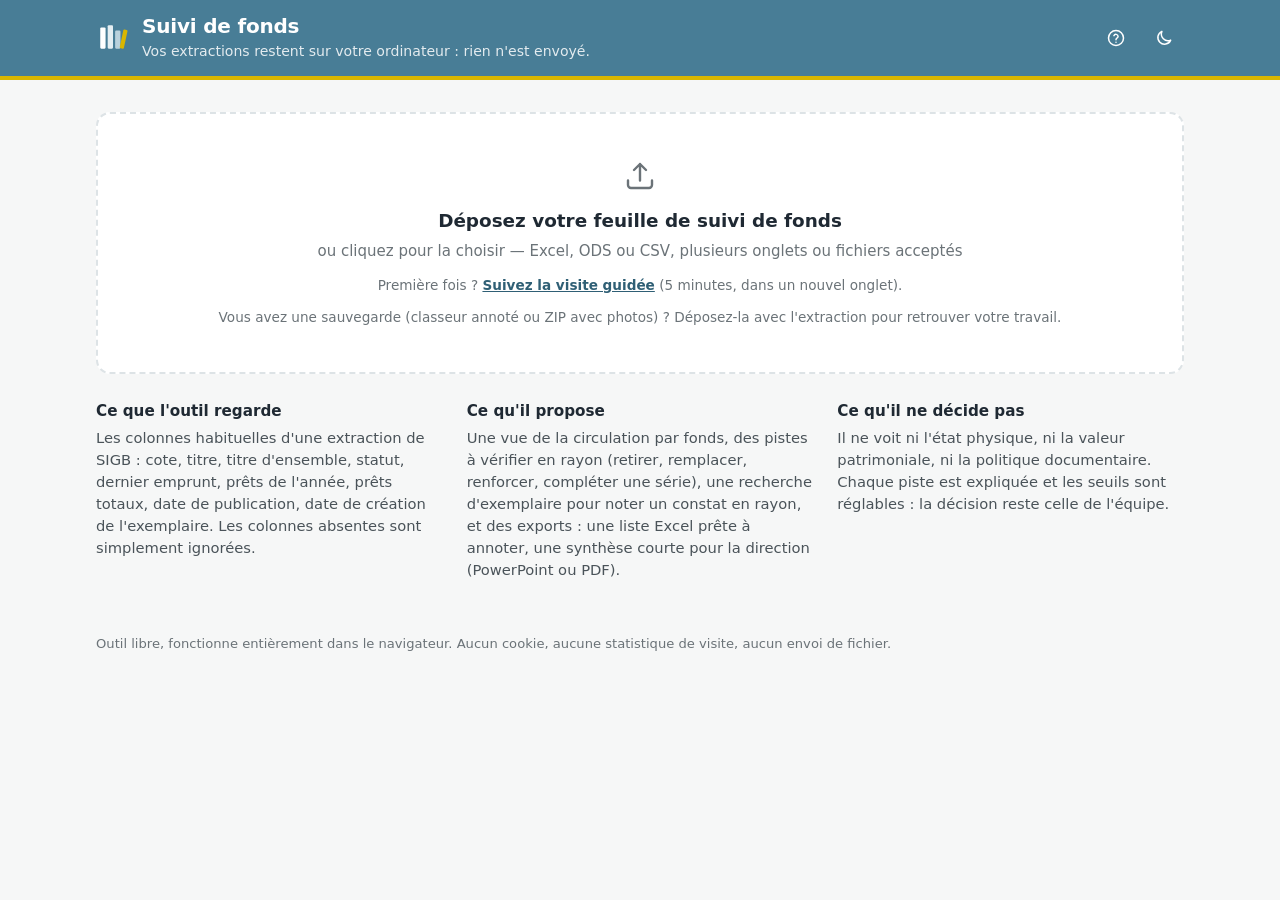
<file: index.html>
<!doctype html>
<html lang="fr">
<head>
<meta charset="utf-8">
<meta name="viewport" content="width=device-width, initial-scale=1">
<title>Suivi de fonds</title>
<meta name="description" content="Analyse locale des extractions de fonds de bibliothèque : circulation, pistes de désherbage et de renforcement, exports Excel et PowerPoint. Aucune donnée n'est envoyée.">
<script>try{var t=localStorage.getItem('suivi-fonds-theme');if(t)document.documentElement.setAttribute('data-theme',t);}catch(e){}</script>
<link rel="stylesheet" href="assets/style.css">
<link rel="icon" href="data:image/svg+xml,%3Csvg xmlns='http://www.w3.org/2000/svg' viewBox='0 0 32 32'%3E%3Crect x='4' y='6' width='5' height='20' rx='1' fill='%23234e62'/%3E%3Crect x='11' y='4' width='5' height='22' rx='1' fill='%23487d96'/%3E%3Crect x='18' y='9' width='5' height='17' rx='1' fill='%237fa8bb'/%3E%3Crect x='24' y='8' width='4' height='18' rx='1' transform='rotate(12 26 17)' fill='%23d9b600'/%3E%3C/svg%3E">
</head>
<body>
<header class="top">
  <div class="wrap top-inner">
    <div class="brand">
      <svg viewBox="0 0 32 32" aria-hidden="true"><rect x="4" y="6" width="5" height="20" rx="1" fill="#ffffff"/><rect x="11" y="4" width="5" height="22" rx="1" fill="#e4eef2"/><rect x="18" y="9" width="5" height="17" rx="1" fill="#b9d1dc"/><rect x="24" y="8" width="4" height="18" rx="1" transform="rotate(12 26 17)" fill="#d9b600"/></svg>
      <div>
        <h1>Suivi de fonds</h1>
        <p class="tag">Vos extractions restent sur votre ordinateur : rien n'est envoyé.</p>
      </div>
    </div>
    <div class="top-actions">
      <a class="iconbtn" id="btnTour" href="visite/" target="_blank" rel="noopener" aria-label="Visite guidée (nouvel onglet)" title="Visite guidée">
        <svg viewBox="0 0 24 24" width="20" height="20" fill="none" stroke="currentColor" stroke-width="1.8" stroke-linecap="round" stroke-linejoin="round"><circle cx="12" cy="12" r="9"/><path d="M9.5 9.2a2.6 2.6 0 0 1 5 .9c0 1.7-2.5 2.2-2.5 3.9M12 17h.01"/></svg>
      </a>
      <button class="iconbtn" id="btnTheme" type="button" aria-label="Passer en mode sombre" title="Mode jour / nuit">
        <svg class="i-moon" viewBox="0 0 24 24" width="20" height="20" fill="none" stroke="currentColor" stroke-width="1.8" stroke-linecap="round" stroke-linejoin="round"><path d="M20 14.5A8 8 0 0 1 9.5 4a8 8 0 1 0 10.5 10.5z"/></svg>
        <svg class="i-sun" viewBox="0 0 24 24" width="20" height="20" fill="none" stroke="currentColor" stroke-width="1.8" stroke-linecap="round"><circle cx="12" cy="12" r="4"/><path d="M12 2v2M12 20v2M4.9 4.9l1.4 1.4M17.7 17.7l1.4 1.4M2 12h2M20 12h2M4.9 19.1l1.4-1.4M17.7 6.3l1.4-1.4"/></svg>
      </button>
      <button class="btn ghost" id="btnReset" type="button" hidden>Nouveau fichier</button>
      <button class="iconbtn" id="btnMenu" type="button" aria-label="Ouvrir le menu" hidden>
        <svg viewBox="0 0 24 24" width="22" height="22" fill="none" stroke="currentColor" stroke-width="2" stroke-linecap="round"><path d="M4 7h16M4 12h16M4 17h16"/></svg>
      </button>
    </div>
  </div>
</header>

<main class="wrap">
  <!-- Dépôt -->
  <section id="dropSection">
    <p class="backbar" id="backBar" hidden>
      <button class="btn ghost" id="btnBack" type="button">← Revenir à <span id="backName"></span></button>
      <span class="muted">ou déposez un autre fichier ci-dessous.</span>
    </p>
    <label class="drop" id="drop" for="fileInput">
      <input type="file" id="fileInput" accept=".xlsx,.xls,.ods,.csv,.zip" multiple>
      <span class="drop-icon" aria-hidden="true">
        <svg viewBox="0 0 24 24" width="36" height="36" fill="none" stroke="currentColor" stroke-width="1.6" stroke-linecap="round" stroke-linejoin="round"><path d="M12 15V4m0 0L8 8m4-4 4 4"/><path d="M4 15v3a2 2 0 0 0 2 2h12a2 2 0 0 0 2-2v-3"/></svg>
      </span>
      <strong>Déposez votre feuille de suivi de fonds</strong>
      <span>ou cliquez pour la choisir — Excel, ODS ou CSV, plusieurs onglets ou fichiers acceptés</span>
      <span class="drop-hint" id="tourHint">Première fois ? <a href="visite/" target="_blank" rel="noopener">Suivez la visite guidée</a> (5 minutes, dans un nouvel onglet).</span>
      <span class="drop-hint">Vous avez une sauvegarde (classeur annoté ou ZIP avec photos) ? Déposez-la avec l'extraction pour retrouver votre travail.</span>
    </label>
    <div class="intro">
      <div>
        <h2>Ce que l'outil regarde</h2>
        <p>Les colonnes habituelles d'une extraction de SIGB : cote, titre, titre d'ensemble, statut, dernier emprunt, prêts de l'année, prêts totaux, date de publication, date de création de l'exemplaire. Les colonnes absentes sont simplement ignorées.</p>
      </div>
      <div>
        <h2>Ce qu'il propose</h2>
        <p>Une vue de la circulation par fonds, des <em>pistes</em> à vérifier en rayon (retirer, remplacer, renforcer, compléter une série), une recherche d'exemplaire pour noter un constat en rayon, et des exports : une liste Excel prête à annoter, une synthèse courte pour la direction (PowerPoint ou PDF).</p>
      </div>
      <div>
        <h2>Ce qu'il ne décide pas</h2>
        <p>Il ne voit ni l'état physique, ni la valeur patrimoniale, ni la politique documentaire. Chaque piste est expliquée et les seuils sont réglables : la décision reste celle de l'équipe.</p>
      </div>
    </div>
    <p class="error" id="loadError" hidden></p>
  </section>

  <!-- Résultats -->
  <section id="results" hidden>
    <div class="context" id="context"></div>

    <div class="bar">
      <div class="chips" id="fondsChips" role="tablist" aria-label="Fonds"></div>
      <button class="chip fonds-btn" id="fondsBtn" type="button" aria-haspopup="dialog"></button>
    </div>

    <div class="search" role="search">
      <svg class="search-i" viewBox="0 0 24 24" width="18" height="18" fill="none" stroke="currentColor" stroke-width="2" stroke-linecap="round" aria-hidden="true"><circle cx="11" cy="11" r="7"/><path d="m20 20-4-4"/></svg>
      <input id="q" type="search" placeholder="Retrouver un exemplaire : code-barres, cote ou titre" autocomplete="off" aria-label="Rechercher un exemplaire" enterkeyhint="search">
      <button class="iconbtn scan" id="btnScan" type="button" aria-label="Scanner un code-barres" title="Scanner un code-barres" hidden>
        <svg viewBox="0 0 24 24" width="22" height="22" fill="none" stroke="currentColor" stroke-width="1.8" stroke-linecap="round" stroke-linejoin="round"><path d="M3 7V5a2 2 0 0 1 2-2h2M17 3h2a2 2 0 0 1 2 2v2M21 17v2a2 2 0 0 1-2 2h-2M7 21H5a2 2 0 0 1-2-2v-2"/><path d="M7 8v8M10 8v8M13 8v8M16 8v8"/></svg>
      </button>
      <div class="sresults" id="sresults" role="listbox" hidden></div>
    </div>

    <nav class="tabs" role="tablist">
      <button role="tab" class="tab" aria-selected="true" data-tab="overview"><span class="lg">Vue d'ensemble</span><span class="sm">Ensemble</span></button>
      <button role="tab" class="tab" aria-selected="false" data-tab="rayons">Rayons</button>
      <button role="tab" class="tab" aria-selected="false" data-tab="review">À examiner <span class="count" id="reviewCount"></span></button>
      <button role="tab" class="tab" aria-selected="false" data-tab="export">Exporter</button>
    </nav>

    <div class="panel" id="tab-overview"></div>
    <div class="panel" id="tab-rayons" hidden></div>
    <div class="panel" id="tab-review" hidden></div>
    <div class="panel" id="tab-export" hidden></div>
  </section>
</main>

<footer class="foot wrap">
  <p>Outil libre, fonctionne entièrement dans le navigateur. Aucun cookie, aucune statistique de visite, aucun envoi de fichier.</p>
</footer>

<div class="toast" id="toast" role="status" aria-live="polite" hidden></div>

<!-- Menu latéral (mobile) -->
<div class="drawer-back" id="drawerBack" hidden></div>
<aside class="drawer" id="drawer" aria-label="Menu" hidden>
  <div class="drawer-head"><strong>Fonds affiché</strong><button class="iconbtn" id="drawerClose" type="button" aria-label="Fermer le menu">✕</button></div>
  <div class="drawer-fonds" id="drawerFonds"></div>
  <div class="drawer-foot">
    <a class="btn ghost" id="drawerTour" href="visite/" target="_blank" rel="noopener">Visite guidée</a>
    <button class="btn ghost" id="drawerTheme" type="button"></button>
    <button class="btn ghost" id="drawerReset" type="button">Nouveau fichier</button>
  </div>
</aside>

<!-- Changer de fichier -->
<dialog class="sheet confirm" id="confirmNew" aria-label="Changer de fichier">
  <form method="dialog">
    <h2>Changer de fichier ?</h2>
    <p id="confirmText"></p>
    <div class="cbtns">
      <button class="btn" value="save" id="confirmSave">Télécharger la sauvegarde puis changer</button>
      <button class="btn ghost" value="nosave">Changer sans télécharger</button>
      <button class="btn ghost" value="cancel">Annuler</button>
    </div>
  </form>
</dialog>

<!-- Fiche d'un exemplaire -->
<dialog class="sheet" id="fiche" aria-label="Fiche exemplaire"><div id="ficheBody"></div></dialog>

<!-- Lecture du code-barres -->
<dialog class="sheet scanner" id="scanner" aria-label="Scanner un code-barres">
  <div class="scan-view"><video id="scanVideo" playsinline muted></video><div class="scan-frame"></div></div>
  <p class="scan-msg" id="scanMsg">Visez le code-barres de l'exemplaire</p>
  <p class="scan-tip">Code bien à l'horizontale dans le cadre, à 10-15 cm. Les étiquettes longues et fines passent mieux en tenant le téléphone en paysage.</p>
  <div class="btnrow center"><button class="btn ghost" id="scanTorch" type="button" hidden>Lampe</button><button class="btn" id="scanClose" type="button">Fermer</button></div>
</dialog>

<!-- Bibliothèques hébergées avec le site (assets/vendor) : aucun appel à un serveur tiers -->
<script src="assets/vendor/xlsx-0.18.5.full.min.js"></script>
<script src="assets/decisions.js"></script>
<script src="assets/photos.js"></script>
<script src="assets/parse.js"></script>
<script src="assets/analyse.js"></script>
<script src="assets/exports.js"></script>
<script src="assets/app.js"></script>
<script src="assets/scan.js"></script>
</body>
</html>
</file>
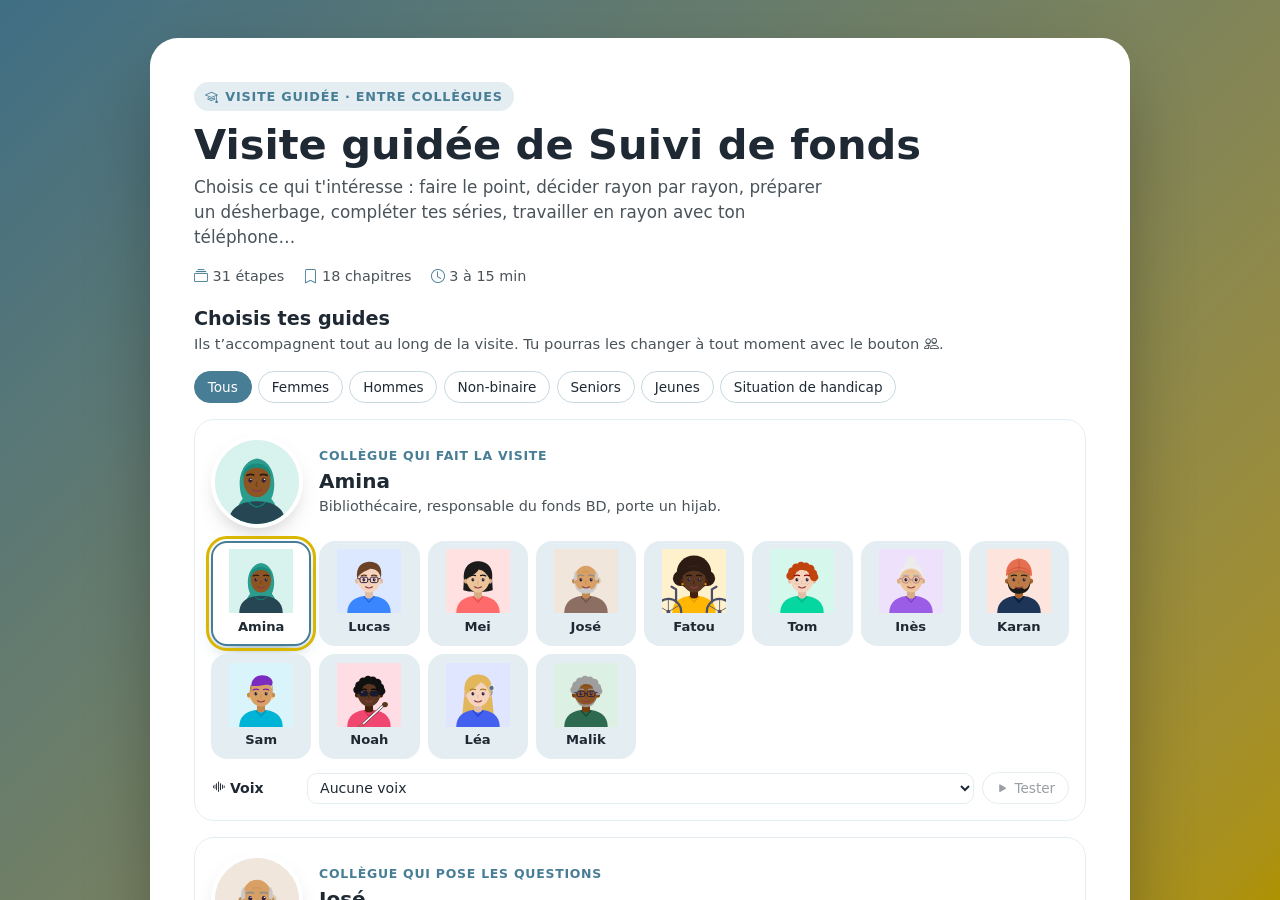
<file: visite/index.html>
<!doctype html>
<html lang="fr">
<head>
  <meta charset="utf-8">
  <meta name="viewport" content="width=device-width, initial-scale=1">
  <title>Visite guidée · Suivi de fonds</title>
  <meta name="description" content="Visite guidée de l'outil Suivi de fonds, pas à pas, comme avec un ou une collègue.">
  <link rel="icon" href="data:image/svg+xml,%3Csvg xmlns='http://www.w3.org/2000/svg' viewBox='0 0 32 32'%3E%3Crect x='4' y='6' width='5' height='20' rx='1' fill='%23234e62'/%3E%3Crect x='11' y='4' width='5' height='22' rx='1' fill='%23487d96'/%3E%3Crect x='18' y='9' width='5' height='17' rx='1' fill='%237fa8bb'/%3E%3Crect x='24' y='8' width='4' height='18' rx='1' transform='rotate(12 26 17)' fill='%23d9b600'/%3E%3C/svg%3E">
  <link rel="stylesheet" href="vendor/bootstrap/css/bootstrap.min.css">
  <link rel="stylesheet" href="vendor/bootstrap-icons/bootstrap-icons.min.css">
  <link rel="stylesheet" href="css/player.css">
  <style>
    #loading { min-height: 100vh; min-height: 100dvh; display: grid; place-items: center; font-family: system-ui, sans-serif; color: #4a5359; }
    #loading[hidden] { display: none; }
    /* Quitter la visite : bouton de l'en-tête (texte masqué sur petit écran) et lien sur l'accueil */
    .sf-exit { display: inline-flex; align-items: center; gap: .35rem; width: auto !important; padding: 0 .7rem; text-decoration: none; font-weight: 600; font-size: .9rem; }
    @media (max-width: 640px) { .sf-exit span { display: none; } .sf-exit { padding: 0; width: 40px !important; justify-content: center; }
      .mls-top [data-act="fullscreen"] { display: none; } /* place pour « Quitter » ; peu utile sur téléphone */ }
    .sf-exit-link { text-align: center; margin: .9rem 0 0; font-size: .9rem; }
    .sf-exit-link a { color: inherit; opacity: .75; }
    .sf-exit-link a:hover { opacity: 1; }
    /* Couleurs de l'outil (bleu #487D96, doré #D9B600) à la place du violet de MicroLearn */
    body.mls-body { background: #f3f6f7; }
    #player.mls-player { --mls-ink: #1f2933; --mls-muted: #4a5359; --mls-soft: #e4eef2; --mls-bg1: #f1f5f7; --mls-bg2: #fbf6e1;
      --mls-shadow: 0 18px 50px -18px rgba(20, 45, 60, .35); }
  </style>
</head>
<body class="mls-body">
  <div id="loading" role="status"><div class="spinner-border text-secondary" aria-hidden="true"></div></div>
  <div id="player"></div>
  <noscript><p style="padding:2rem;font-family:sans-serif">La visite guidée nécessite JavaScript.</p></noscript>

  <!-- Moteur MicroLearn (copie de https://github.com/edu-fpar/micro-learning-app, voir README.md) -->
  <script src="vendor/marked/marked.min.js"></script>
  <script src="js/core/mls.js"></script>
  <script src="js/core/i18n.js"></script>
  <script src="js/core/yaml.js"></script>
  <script src="js/core/template.js"></script>
  <script src="js/core/parser.js"></script>
  <script src="js/core/scorm.js"></script>
  <script src="js/core/speech.js"></script>
  <script src="js/core/diagram.js"></script>
  <script src="js/core/player.js"></script>
  <script src="js/core/formats.js"></script>
  <script src="js/formats/title.js"></script>
  <script src="js/formats/content.js"></script>
  <script src="js/formats/dialogue.js"></script>
  <script src="js/formats/conseil.js"></script>
  <script src="js/formats/quiz.js"></script>
  <script src="js/formats/flashcards.js"></script>
  <script src="js/formats/timeline.js"></script>
  <script src="js/formats/hotspots.js"></script>
  <script src="js/formats/tabs.js"></script>
  <script src="js/formats/diagrams.js"></script>
  <script src="assets/characters/catalog.js"></script>
  <!-- Propre à la visite : formats « prénom » et « SMS », lancement -->
  <script src="visite.js"></script>
</body>
</html>
</file>
<file: assets/style.css>
:root {
  color-scheme: light;
  --bg: #f6f7f7;
  --surface: #ffffff;
  --surface-2: #eef2f4;
  --line: #dde3e6;
  --ink: #1f2933;
  --ink-2: #4a5359;
  --muted: #6b7378;
  --accent: #487d96;
  --accent-strong: #2f5f75;
  --accent-ink: #ffffff;
  --accent-soft: #e4eef2;
  --gold: #d9b600;
  --gold-ink: #8f7600;
  --band: #487d96;
  --band-ink: #ffffff;
  --f0: #234e62; --f1: #487d96; --f2: #7fa8bb; --f3: #b9d1dc; --f4: #c9c7bf;
  --s1: #487d96; --s2: #d9b600;
  --retirer: #8f7600; --remplacer: #a8642a; --renforcer: #2e7d5b; --regul: #6b6a64;
  --warn-bg: #fbf3cc; --warn-ink: #6e5a00; --prio-bg: #fdf9e6;
  --radius: 10px;
  --shadow: 0 1px 2px rgba(20, 30, 35, .06), 0 2px 8px rgba(20, 30, 35, .04);
  --font: Roboto, system-ui, -apple-system, "Segoe UI", "Helvetica Neue", Arial, sans-serif;
}
@media (prefers-color-scheme: dark) {
  :root:not([data-theme="light"]) {
    color-scheme: dark;
    --bg: #121516; --surface: #1a1e20; --surface-2: #232a2d; --line: #2f3a3f;
    --ink: #eef1f2; --ink-2: #c2cacd; --muted: #93a0a6;
    --accent: #7fb0c6; --accent-strong: #a9ccdb; --accent-ink: #0d1a2b; --accent-soft: #1d2c33;
    --gold: #e6c933; --gold-ink: #e6c933; --band: #2f5f75; --band-ink: #ffffff;
    --f0: #a9ccdb; --f1: #7fb0c6; --f2: #487d96; --f3: #2f5f75; --f4: #55544e;
    --s1: #7fb0c6; --s2: #d9b600;
    --retirer: #e6c933; --remplacer: #e0965a; --renforcer: #5fbf8f; --regul: #a9a89f;
    --warn-bg: #3a3212; --warn-ink: #f0d76a; --prio-bg: rgba(230, 201, 51, .06);
  }
}
:root[data-theme="dark"] {
  color-scheme: dark;
    --bg: #121516; --surface: #1a1e20; --surface-2: #232a2d; --line: #2f3a3f;
  --ink: #eef1f2; --ink-2: #c2cacd; --muted: #93a0a6;
  --accent: #7fb0c6; --accent-strong: #a9ccdb; --accent-ink: #0d1a2b; --accent-soft: #1d2c33;
  --gold: #e6c933; --gold-ink: #e6c933; --band: #2f5f75; --band-ink: #ffffff;
  --f0: #a9ccdb; --f1: #7fb0c6; --f2: #487d96; --f3: #2f5f75; --f4: #55544e;
  --s1: #7fb0c6; --s2: #d9b600;
  --retirer: #e6c933; --remplacer: #e0965a; --renforcer: #5fbf8f; --regul: #a9a89f;
  --warn-bg: #3a3212; --warn-ink: #f0d76a; --prio-bg: rgba(230, 201, 51, .06);
}

* { box-sizing: border-box; }
html { -webkit-text-size-adjust: 100%; }
body { margin: 0; background: var(--bg); color: var(--ink); font: 15px/1.5 var(--font); }
h1, h2, h3 { line-height: 1.25; margin: 0; }
button, select, input { font: inherit; color: inherit; }
small { font-size: .82em; }
em { font-style: normal; }
.wrap { max-width: 1120px; margin: 0 auto; padding: 0 16px; }
.muted { color: var(--muted); }
[hidden] { display: none !important; }

/* en-tête */
.top { background: var(--band); color: var(--band-ink); border-bottom: 4px solid var(--gold); }
.top-inner { display: flex; align-items: center; justify-content: space-between; gap: 12px; padding-top: 14px; padding-bottom: 14px; }
.brand { display: flex; align-items: center; gap: 12px; min-width: 0; }
.brand svg { width: 34px; height: 34px; flex: none; }
.brand h1 { font-size: 1.25rem; letter-spacing: -.01em; }
.tag { margin: 2px 0 0; color: var(--band-ink); opacity: .85; font-size: .88rem; }
.top .btn.ghost { color: var(--band-ink); border-color: rgba(255, 255, 255, .7); }
.top .btn.ghost:hover { background: rgba(255, 255, 255, .14); border-color: var(--band-ink); }

/* boutons */
.btn { appearance: none; border: 1px solid var(--accent); background: var(--accent); color: var(--accent-ink); padding: 9px 16px; border-radius: 8px; cursor: pointer; font-weight: 600; }
.btn:hover { background: var(--accent-strong); border-color: var(--accent-strong); }
.btn.ghost:hover { background: var(--accent-soft); color: var(--accent-strong); }
.btn:disabled { opacity: .6; cursor: progress; }
.btn.ghost { background: transparent; color: var(--accent); }
.btn.small { padding: 6px 12px; font-size: .88rem; }
:focus-visible { outline: 2px solid var(--accent); outline-offset: 2px; }

/* dépôt */
#dropSection { padding: 32px 0 16px; }
.drop { display: flex; flex-direction: column; align-items: center; text-align: center; gap: 6px; padding: 44px 20px; border: 2px dashed var(--line); border-radius: 14px; background: var(--surface); cursor: pointer; transition: border-color .15s, background .15s; }
.drop:hover, .drop.over { border-color: var(--accent); background: var(--accent-soft); }
.drop.busy { opacity: .6; pointer-events: none; }
.drop input { position: absolute; width: 1px; height: 1px; opacity: 0; }
.drop-icon { color: var(--accent); }
.drop strong { font-size: 1.15rem; }
.drop span { color: var(--muted); }
.intro { display: grid; grid-template-columns: repeat(3, 1fr); gap: 24px; margin-top: 28px; }
.intro h2 { font-size: .95rem; margin-bottom: 6px; }
.intro p { margin: 0; color: var(--ink-2); font-size: .92rem; }
.error { margin-top: 16px; padding: 12px 14px; border-radius: 8px; background: var(--warn-bg); color: var(--warn-ink); }

/* résultats */
#results { padding: 20px 0 8px; }
.context p { margin: 0; }
.notes { margin: 8px 0 0; padding: 0 0 0 18px; color: var(--ink-2); font-size: .88rem; }
.bar { margin-top: 16px; }
.chips { display: flex; flex-wrap: wrap; gap: 8px; }
.chip { border: 1px solid var(--line); background: var(--surface); padding: 6px 12px; border-radius: 999px; cursor: pointer; font-size: .9rem; }
.chip:hover { border-color: var(--accent); }
.chip span { color: var(--muted); margin-left: 4px; font-variant-numeric: tabular-nums; }
.chip[aria-selected="true"] { background: var(--accent); color: var(--accent-ink); border-color: var(--accent); }
.chip[aria-selected="true"] span { color: inherit; opacity: .7; }

.tabs { display: flex; gap: 4px; margin: 18px 0 18px; border-bottom: 1px solid var(--line); overflow-x: auto; overflow-y: hidden; scrollbar-width: none; }
.tab { appearance: none; background: none; border: 0; border-bottom: 2px solid transparent; padding: 10px 14px; cursor: pointer; color: var(--ink-2); font-weight: 600; white-space: nowrap; margin-bottom: -1px; }
.tab:hover { color: var(--accent-strong); }
.tab[aria-selected="true"] { color: var(--ink); border-bottom: 3px solid var(--gold); }
.tab .count { display: inline-block; min-width: 1.6em; padding: 0 6px; margin-left: 4px; border-radius: 999px; background: var(--surface-2); font-size: .78rem; font-variant-numeric: tabular-nums; }

/* tuiles */
.tiles { display: grid; grid-template-columns: repeat(auto-fit, minmax(190px, 1fr)); gap: 12px; }
.tile { background: var(--surface); border: 1px solid var(--line); border-radius: var(--radius); padding: 14px 16px; display: flex; flex-direction: column; box-shadow: var(--shadow); }
.tl { color: var(--ink-2); font-size: .85rem; }
.tv { font-size: 1.9rem; font-weight: 700; letter-spacing: -.02em; font-variant-numeric: tabular-nums; }
.ts { color: var(--muted); font-size: .82rem; }

.card { background: var(--surface); border: 1px solid var(--line); border-radius: var(--radius); padding: 18px; margin-top: 16px; box-shadow: var(--shadow); }
.card h3 { font-size: 1.02rem; }
.sub { color: var(--muted); margin: 4px 0 12px; font-size: .9rem; }
.constats ul { margin: 10px 0 0; padding-left: 18px; }
.constats li { margin: 6px 0; }
.constats { border-left: 4px solid var(--gold); }
.constats li::marker { color: var(--accent); }

/* légende */
.legend { display: flex; flex-wrap: wrap; gap: 6px 16px; font-size: .84rem; color: var(--ink-2); margin-bottom: 12px; }
.legend i { display: inline-block; width: 12px; height: 12px; border-radius: 3px; margin-right: 6px; vertical-align: -1px; }
.f0 { background: var(--f0); } .f1 { background: var(--f1); } .f2 { background: var(--f2); } .f3 { background: var(--f3); } .f4 { background: var(--f4); }
.s1 { background: var(--s1); } .s2 { background: var(--s2); }

/* barres empilées */
.stacks { display: flex; flex-direction: column; gap: 10px; }
.srow { display: grid; grid-template-columns: 160px 1fr; gap: 12px; align-items: center; }
.srow.total .sl { font-weight: 700; }
.sl { font-size: .9rem; overflow: hidden; text-overflow: ellipsis; white-space: nowrap; }
.stack { display: flex; height: 28px; gap: 2px; }
.stack span { min-width: 2px; display: flex; align-items: center; justify-content: center; font-size: .75rem; font-weight: 600; color: #fff; font-variant-numeric: tabular-nums; overflow: hidden; }
.stack span:first-child { border-radius: 4px 0 0 4px; }
.stack span:last-child { border-radius: 0 4px 4px 0; }
.stack .f2, .stack .f3, .stack .f4 { color: #1f2933; }

/* barres horizontales */
.hbars { display: flex; flex-direction: column; gap: 8px; }
.hrow { display: grid; grid-template-columns: 120px 1fr 130px; gap: 12px; align-items: center; }
.hrow.faint { opacity: .55; }
.hl { font-size: .9rem; }
.htrack { height: 18px; }
.hb { display: block; height: 100%; background: var(--s1); border-radius: 0 4px 4px 0; min-width: 2px; }
.hv { font-variant-numeric: tabular-nums; font-weight: 600; }
.hv small { color: var(--muted); font-weight: 400; }

/* tableaux */
.tscroll { overflow-x: auto; -webkit-overflow-scrolling: touch; }
table { width: 100%; border-collapse: collapse; font-size: .9rem; }
th { text-align: left; font-weight: 600; color: var(--ink-2); font-size: .8rem; padding: 8px 10px; border-bottom: 1px solid var(--line); white-space: nowrap; }
td { padding: 8px 10px; border-bottom: 1px solid var(--line); vertical-align: top; }
.num { text-align: right; font-variant-numeric: tabular-nums; }
.tf td { vertical-align: middle; }
.bars { min-width: 200px; width: 40%; }
.pair { display: grid; grid-template-columns: 1fr 44px; gap: 3px 8px; align-items: center; }
.pair span { height: 9px; border-radius: 0 4px 4px 0; min-width: 2px; }
.pair em { font-size: .78rem; color: var(--ink-2); font-variant-numeric: tabular-nums; }
.cote { white-space: nowrap; font-variant-numeric: tabular-nums; }
tr.prio td { background: var(--prio-bg); }
tr.prio td:first-child { box-shadow: inset 4px 0 0 var(--gold); }
.warn { color: var(--warn-ink); font-weight: 600; }

/* à examiner */
.settings { display: flex; flex-wrap: wrap; align-items: center; gap: 10px 18px; padding: 12px 14px; background: var(--surface); border: 1px solid var(--line); border-radius: var(--radius); font-size: .9rem; }
.settings-t { font-weight: 700; }
.settings select { margin-left: 4px; padding: 4px 6px; border-radius: 6px; border: 1px solid var(--line); background: var(--bg); }
.disclaimer { color: var(--ink-2); font-size: .9rem; margin: 12px 0 4px; }
.gh { font-size: .82rem; text-transform: uppercase; letter-spacing: .06em; color: var(--muted); margin: 22px 0 10px; }
.pcards { display: grid; grid-template-columns: repeat(auto-fill, minmax(320px, 1fr)); gap: 12px; }
.pcard { background: var(--surface); border: 1px solid var(--line); border-left: 4px solid var(--tone); border-radius: var(--radius); padding: 14px 16px; display: flex; flex-direction: column; gap: 8px; box-shadow: var(--shadow); }
.pcard.retirer { --tone: var(--retirer); } .pcard.remplacer { --tone: var(--remplacer); } .pcard.renforcer { --tone: var(--renforcer); } .pcard.regul { --tone: var(--regul); }
.pcard.empty { opacity: .7; }
.pcard.open { outline: 2px solid var(--tone); outline-offset: -1px; }
.pc-head { display: flex; gap: 14px; align-items: flex-start; }
.pc-n { font-size: 1.7rem; font-weight: 700; color: var(--tone); min-width: 2.4ch; font-variant-numeric: tabular-nums; line-height: 1.1; }
.pc-head h3 { font-size: 1rem; }
.pc-head p { margin: 2px 0 0; color: var(--ink-2); font-size: .88rem; }
.pc-c { margin: 0; color: var(--muted); font-size: .84rem; }
.pcard .btn { align-self: flex-start; margin-top: auto; }
.plist { grid-column: 1 / -1; background: var(--surface); border: 1px solid var(--line); border-radius: var(--radius); padding: 6px 4px; box-shadow: var(--shadow); }
.more { padding: 8px 10px; margin: 0; display: flex; flex-wrap: wrap; gap: 10px; align-items: center; font-size: .88rem; }

/* exports */
.exports { display: grid; grid-template-columns: repeat(auto-fit, minmax(260px, 1fr)); gap: 14px; }
.ex { background: var(--surface); border: 1px solid var(--line); border-radius: var(--radius); padding: 18px; display: flex; flex-direction: column; gap: 10px; box-shadow: var(--shadow); }
.ex h3 { font-size: 1.05rem; display: flex; align-items: center; gap: 8px; flex-wrap: wrap; }
.ex p { margin: 0; color: var(--ink-2); font-size: .9rem; flex: 1; }
.ex .btn { align-self: flex-start; }
.fmt { font-size: .72rem; font-weight: 600; padding: 2px 8px; border-radius: 999px; background: var(--accent-soft); color: var(--accent-strong); text-transform: uppercase; letter-spacing: .04em; }

.foot { color: var(--muted); font-size: .82rem; padding-top: 24px; padding-bottom: 32px; }
.tip { position: fixed; left: 0; top: 0; z-index: 20; pointer-events: none; background: var(--accent-strong); color: #fff; padding: 8px 10px; border-radius: 8px; font-size: .82rem; line-height: 1.4; max-width: 260px; box-shadow: 0 4px 16px rgba(0, 0, 0, .2); }
.toast { position: fixed; left: 50%; bottom: 20px; transform: translateX(-50%); background: var(--ink); color: var(--bg); padding: 10px 16px; border-radius: 10px; font-size: .9rem; z-index: 30; max-width: calc(100% - 32px); }

/* mobile */
@media (max-width: 720px) {
  .intro { grid-template-columns: 1fr; gap: 14px; }
  .tag { display: none; }
  .srow { grid-template-columns: 1fr; gap: 4px; }
  .hrow { grid-template-columns: 92px 1fr; }
  .hv { grid-column: 2; font-size: .85rem; margin-top: -4px; }
  .pcards { grid-template-columns: 1fr; }
  .tv { font-size: 1.6rem; }
  .tiles { grid-template-columns: 1fr 1fr; }
  .tab { padding: 10px 9px; }
  .card { padding: 14px; }
}

/* décisions */
.drop-hint { font-size: .85rem; margin-top: 6px; }
.ltools { display: flex; flex-wrap: wrap; gap: 8px 18px; align-items: center; justify-content: space-between; padding: 8px 10px; font-size: .88rem; }
.ltools label { display: inline-flex; gap: 6px; align-items: center; cursor: pointer; }
.dcell { min-width: 150px; }
.dec { display: flex; flex-wrap: wrap; gap: 4px; }
.dec button { appearance: none; border: 1px solid var(--line); background: var(--surface); color: var(--ink-2); padding: 4px 9px; border-radius: 6px; font-size: .8rem; cursor: pointer; white-space: nowrap; }
.dec button:hover { border-color: var(--accent); color: var(--accent-strong); }
.dec button[aria-pressed="true"] { background: var(--accent); border-color: var(--accent); color: var(--accent-ink); font-weight: 600; }
.dmeta { display: block; color: var(--muted); margin-top: 4px; }
tr.done td:not(.dcell) { opacity: .5; }
tr.done td { background: var(--surface-2); }
tr.prio.done td { background: var(--surface-2); }
.prog { height: 6px; border-radius: 3px; background: var(--surface-2); overflow: hidden; }
.prog span { display: block; height: 100%; background: var(--gold); border-radius: 3px; }
.pc-done { margin: -2px 0 0; font-size: .82rem; color: var(--ink-2); min-height: 0; }
.pc-done:empty { display: none; }
.savebox { border-left: 4px solid var(--gold); }
.savebox p, .savebox li { color: var(--ink-2); font-size: .92rem; }
.savebox ol { margin: 8px 0 12px; padding-left: 20px; }
.savebox li { margin: 4px 0; }

@media (max-width: 720px) {
  /* les listes deviennent des fiches, plus pratiques en rayon */
  .tl-list thead { display: none; }
  .tl-list, .tl-list tbody, .tl-list tr, .tl-list td { display: block; width: 100%; }
  .tl-list tr { border-bottom: 1px solid var(--line); padding: 10px 6px; display: flex; flex-wrap: wrap; gap: 2px 14px; }
  .tl-list td { border: 0; padding: 2px 4px; flex: 1 1 100%; }
  .tl-list td.cote { font-weight: 600; }
  .tl-list td.num, .tl-list td[data-l="Statut"], .tl-list td[data-l="Fonds"] { flex: 0 0 auto; width: auto; text-align: left; font-size: .85rem; }
  .tl-list td.num::before, .tl-list td[data-l="Fonds"]::before { content: attr(data-l) " : "; color: var(--muted); font-size: .8rem; }
  .tl-list td.dcell { margin-top: 6px; }
  .dec button { padding: 8px 12px; font-size: .88rem; }
  .tl-list tr.prio td, .tl-list tr.done td { background: transparent; box-shadow: none; }
  .tl-list tr.prio { background: var(--prio-bg); box-shadow: inset 4px 0 0 var(--gold); }
  .tl-list tr.done { background: var(--surface-2); }
}

/* ---------- bouton icône, thème ---------- */
.top-actions { display: flex; align-items: center; gap: 8px; }
.iconbtn { appearance: none; border: 1px solid transparent; background: transparent; color: inherit; width: 40px; height: 40px; border-radius: 10px; display: inline-grid; place-items: center; cursor: pointer; padding: 0; font-size: 1.1rem; }
.iconbtn:hover { background: rgba(127, 127, 127, .14); }
.top .iconbtn { color: var(--band-ink); }
.top .iconbtn:hover { background: rgba(255, 255, 255, .16); }
.i-sun { display: none; }
.is-dark .i-sun { display: block; }
.is-dark .i-moon { display: none; }
#btnMenu { display: none; }
.btnrow { display: flex; flex-wrap: wrap; gap: 8px; }

/* ---------- sélection du fonds sur mobile + menu latéral ---------- */
.fonds-btn { display: none; }
.fonds-btn b { font-weight: 400; margin-left: 2px; }
.drawer-back { position: fixed; inset: 0; background: rgba(10, 20, 25, .45); z-index: 40; }
.drawer { position: fixed; top: 0; right: 0; bottom: 0; width: min(320px, 86vw); background: var(--surface); color: var(--ink); z-index: 41; display: flex; flex-direction: column; box-shadow: -8px 0 24px rgba(0, 0, 0, .2); transform: translateX(100%); transition: transform .2s ease; }
.drawer.in { transform: none; }
.drawer-head { display: flex; align-items: center; justify-content: space-between; padding: 12px 12px 12px 18px; border-bottom: 4px solid var(--gold); background: var(--band); color: var(--band-ink); }
.drawer-fonds { padding: 10px; display: flex; flex-direction: column; gap: 4px; overflow-y: auto; flex: 1; }
.dopt { appearance: none; border: 0; background: transparent; text-align: left; padding: 12px; border-radius: 8px; display: flex; justify-content: space-between; gap: 10px; cursor: pointer; font-size: 1rem; }
.dopt small { color: var(--muted); font-variant-numeric: tabular-nums; }
.dopt:hover { background: var(--surface-2); }
.dopt[aria-pressed="true"] { background: var(--accent-soft); color: var(--accent-strong); font-weight: 600; box-shadow: inset 3px 0 0 var(--accent); }
.drawer-foot { padding: 14px; border-top: 1px solid var(--line); display: flex; flex-direction: column; gap: 8px; }
.drawer-foot .btn { width: 100%; }

/* ---------- recherche ---------- */
.search { position: relative; margin-top: 14px; display: flex; align-items: center; gap: 6px; background: var(--surface); border: 1px solid var(--line); border-radius: 10px; padding: 2px 4px 2px 12px; box-shadow: var(--shadow); }
.search:focus-within { border-color: var(--accent); }
.search-i { color: var(--muted); flex: none; }
.search input { flex: 1; min-width: 0; border: 0; background: transparent; padding: 10px 4px; outline: none; font-size: 1rem; }
.search .scan { color: var(--accent-strong); }
.sresults { position: absolute; left: 0; right: 0; top: calc(100% + 6px); z-index: 25; background: var(--surface); border: 1px solid var(--line); border-radius: 10px; box-shadow: 0 10px 30px rgba(0, 0, 0, .15); max-height: min(60vh, 460px); overflow-y: auto; padding: 4px; }
.sitem { appearance: none; border: 0; background: transparent; width: 100%; text-align: left; display: flex; gap: 12px; align-items: flex-start; padding: 10px; border-radius: 8px; cursor: pointer; }
.sitem:hover, .sitem:focus-visible { background: var(--accent-soft); }
.sitem .cote { min-width: 92px; color: var(--ink-2); font-size: .85rem; padding-top: 2px; }
.sitem .st { display: flex; flex-direction: column; min-width: 0; flex: 1; }
.sitem small { color: var(--muted); }
.sdot { width: 8px; height: 8px; border-radius: 50%; background: var(--gold); margin-top: 8px; flex: none; }
.sempty { margin: 0; padding: 10px; color: var(--muted); font-size: .88rem; }

/* ---------- fiches (dialogues) ---------- */
.sheet { border: 0; padding: 0; border-radius: 14px; background: var(--surface); color: var(--ink); width: min(640px, calc(100% - 24px)); max-height: calc(100% - 40px); box-shadow: 0 20px 60px rgba(0, 0, 0, .3); }
.sheet::backdrop { background: rgba(10, 20, 25, .5); }
#ficheBody { padding: 18px 20px 22px; }
.f-head { display: flex; justify-content: space-between; gap: 12px; align-items: flex-start; }
.f-head h2 { font-size: 1.25rem; margin: 2px 0 4px; }
.f-head p { margin: 0; font-size: .9rem; }
.f-cote { color: var(--accent-strong); font-weight: 600; font-variant-numeric: tabular-nums; }
.f-close { flex: none; margin: -6px -8px 0 0; }
.facts { display: grid; grid-template-columns: repeat(auto-fill, minmax(140px, 1fr)); gap: 8px 16px; margin: 14px 0 6px; padding: 12px 14px; background: var(--surface-2); border-radius: 10px; }
.facts div { min-width: 0; }
.facts dt { font-size: .76rem; color: var(--muted); }
.facts dd { margin: 0; font-weight: 600; font-variant-numeric: tabular-nums; overflow-wrap: anywhere; }
.f-h { font-size: .8rem; text-transform: uppercase; letter-spacing: .06em; color: var(--muted); margin: 18px 0 8px; }
.f-sec { border-left: 4px solid var(--tone, var(--line)); padding: 4px 0 4px 12px; margin: 10px 0; }
.f-sec.retirer { --tone: var(--retirer); } .f-sec.remplacer { --tone: var(--remplacer); } .f-sec.renforcer { --tone: var(--renforcer); } .f-sec.regul { --tone: var(--regul); }
.f-sec p { margin: 0 0 8px; font-size: .9rem; }
.f-none { font-size: .9rem; }
.f-note { display: flex; flex-direction: column; gap: 6px; margin-top: 14px; font-size: .88rem; color: var(--ink-2); }
.f-note textarea { font: inherit; color: var(--ink); background: var(--bg); border: 1px solid var(--line); border-radius: 8px; padding: 10px; resize: vertical; font-size: .95rem; }
.f-note textarea:focus { outline: none; border-color: var(--accent); }
.f-save { font-size: .8rem; margin: 8px 0 0; }
#fiche .dec button { padding: 8px 12px; font-size: .88rem; }

/* ---------- scanner ---------- */
.scanner { padding: 14px; text-align: center; }
.scan-view { position: relative; border-radius: 10px; overflow: hidden; background: #000; aspect-ratio: 4 / 3; }
.scan-view video { width: 100%; height: 100%; object-fit: cover; display: block; }
.scan-frame { position: absolute; left: 10%; right: 10%; top: 35%; bottom: 35%; border: 3px solid var(--gold); border-radius: 8px; box-shadow: 0 0 0 999px rgba(0, 0, 0, .35); }
.scan-msg { margin: 12px 0; color: var(--ink-2); }

@media (max-width: 720px) {
  .chips { display: none; }
  .fonds-btn { display: inline-flex; gap: 4px; align-items: center; }
  #btnTheme, #btnReset { display: none; }
  #btnMenu:not([hidden]) { display: inline-grid; }
  /* fiche en panneau du bas, comme dans une appli */
  .sheet { width: 100%; max-width: 100%; margin: auto 0 0; border-radius: 16px 16px 0 0; max-height: 92vh; }
  #ficheBody { padding: 16px 16px 26px; }
}

/* ---------- photos dans la fiche ---------- */
.f-photos { margin-top: 12px; display: flex; flex-direction: column; gap: 10px; }
.thumbs { display: grid; grid-template-columns: repeat(auto-fill, minmax(88px, 1fr)); gap: 8px; }
.thumbs:empty { display: none; }
.thumb { position: relative; margin: 0; aspect-ratio: 1; border-radius: 8px; overflow: hidden; background: var(--surface-2); }
.thumb img { width: 100%; height: 100%; object-fit: cover; display: block; }
.tdel { position: absolute; top: 4px; right: 4px; width: 26px; height: 26px; border-radius: 50%; border: 0; background: rgba(0, 0, 0, .6); color: #fff; cursor: pointer; font-size: .8rem; }
.addphoto { display: inline-flex; align-items: center; gap: 6px; align-self: flex-start; cursor: pointer; }

/* ---------- confirmation « nouveau fichier » ---------- */
.confirm form { padding: 20px; }
.confirm h2 { font-size: 1.15rem; margin-bottom: 8px; }
.confirm p { color: var(--ink-2); margin: 0 0 16px; }
.cbtns { display: flex; flex-direction: column; gap: 8px; }
.cbtns .btn { width: 100%; }

/* ---------- scanner ---------- */
.scan-tip { margin: -4px 0 12px; font-size: .82rem; color: var(--muted); }
.btnrow.center { justify-content: center; }
.scan-frame { left: 3%; right: 3%; top: 30%; bottom: 30%; }

/* ---------- visite guidée ---------- */
a.iconbtn { text-decoration: none; }
.drop-hint a { color: var(--accent-strong); font-weight: 600; }
.drop-hint a:hover { text-decoration: none; }
.drawer-foot a.btn { text-align: center; text-decoration: none; }
@media (max-width: 720px) { #btnTour { display: none; } }

/* retour au fichier en cours */
.backbar { display: flex; flex-wrap: wrap; align-items: center; gap: 8px 14px; margin: 0 0 14px; font-size: .9rem; }
.backbar #backName { font-weight: 700; overflow-wrap: anywhere; }

/* périmètre des exports */
.scope { display: flex; flex-wrap: wrap; gap: 8px 18px; align-items: center; padding: 12px 14px; margin-bottom: 6px; background: var(--surface); border: 1px solid var(--line); border-left: 4px solid var(--gold); border-radius: var(--radius); font-size: .92rem; }
.scope > span { font-weight: 700; }
.scope label { display: inline-flex; gap: 6px; align-items: center; cursor: pointer; }

/* ---------- priorités : rayons et liste ciblée ---------- */
.prio-card { border-left: 4px solid var(--gold); }
.prio-card h3 { font-size: 1.08rem; }
.segs td { vertical-align: middle; }
.segs tr.calme td:first-child { box-shadow: inset 4px 0 0 var(--gold); }
.segs tr.st-set td { background: var(--accent-soft); }
.segs select { padding: 5px 8px; border-radius: 6px; border: 1px solid var(--line); background: var(--bg); max-width: 100%; }
.rules { display: flex; flex-wrap: wrap; align-items: center; gap: 8px; margin: 14px 0 8px; font-size: .9rem; }
.rules-t { font-weight: 700; }
.rules select, .rules input { padding: 6px 8px; border-radius: 6px; border: 1px solid var(--line); background: var(--bg); }
.rules input { flex: 1 1 180px; min-width: 0; }
.chips-r { display: flex; flex-wrap: wrap; gap: 6px; width: 100%; }
.rchip { display: inline-flex; align-items: center; gap: 6px; background: var(--accent-soft); color: var(--accent-strong); border-radius: 999px; padding: 3px 4px 3px 12px; font-size: .85rem; }
.rchip button { border: 0; background: transparent; color: inherit; cursor: pointer; width: 22px; height: 22px; border-radius: 50%; }
.rchip button:hover { background: rgba(127, 127, 127, .2); }
.howto { margin: 6px 0 10px; font-size: .88rem; color: var(--ink-2); }
.howto summary { cursor: pointer; color: var(--accent-strong); font-weight: 600; }
.howto p { margin: 6px 0; }
.blocs { margin: 8px 0; padding-left: 18px; font-size: .9rem; }
tr.seghead td { background: var(--surface-2); font-size: .88rem; padding-top: 10px; }
ul.why { margin: 0; padding-left: 16px; font-size: .86rem; }
ul.why li { margin: 1px 0; }
@media (max-width: 720px) {
  .tl-list tr.seghead { padding: 8px 6px; background: var(--surface-2); }
  .tl-list tr.seghead td { background: transparent; }
  .segs select { width: 100%; }
  .tl-list.segs tr.st-set td, .tl-list.segs tr.calme td { background: transparent; box-shadow: none; }
  .tl-list.segs tr.st-set { background: var(--accent-soft); }
  .tl-list.segs tr.calme { box-shadow: inset 4px 0 0 var(--gold); }
}

/* ---------- onglet Rayons ---------- */
.rayons-intro { margin-top: 0; border-left: 4px solid var(--gold); }
.rayons-intro p { margin: 8px 0 0; color: var(--ink-2); font-size: .93rem; }
.segcards { display: grid; grid-template-columns: repeat(auto-fill, minmax(340px, 1fr)); gap: 14px; margin-top: 16px; }
.segcard { background: var(--surface); border: 1px solid var(--line); border-radius: var(--radius); padding: 16px; display: flex; flex-direction: column; gap: 12px; box-shadow: var(--shadow); border-top: 4px solid var(--line); }
.segcard.calme { border-top-color: var(--gold); }
.segcard.kept { border-top-color: var(--renforcer); }
.segcard.bloc { border-top-color: var(--remplacer); }
.segcard.open { outline: 2px solid var(--accent); outline-offset: -1px; }
.segcard header { display: flex; flex-wrap: wrap; align-items: baseline; gap: 4px 10px; }
.segcard h3 { font-size: 1.15rem; font-variant-numeric: tabular-nums; }
.badges { display: flex; flex-wrap: wrap; gap: 6px; width: 100%; }
.badge { font-size: .74rem; font-weight: 600; padding: 2px 8px; border-radius: 999px; background: var(--surface-2); color: var(--ink-2); }
.badge.warn-b { background: var(--warn-bg); color: var(--warn-ink); }
.segnums { display: grid; grid-template-columns: repeat(4, 1fr); gap: 8px; }
.segnums div { display: flex; flex-direction: column; background: var(--surface-2); border-radius: 8px; padding: 8px 10px; min-width: 0; }
.segnums b { font-size: 1.25rem; font-variant-numeric: tabular-nums; }
.segnums span { font-size: .74rem; color: var(--muted); line-height: 1.25; }
.segchoice { border: 0; padding: 0; margin: 0; display: flex; flex-direction: column; gap: 6px; }
.segchoice legend { font-weight: 700; font-size: .85rem; margin-bottom: 6px; padding: 0; }
.segchoice label { display: flex; gap: 10px; align-items: flex-start; padding: 8px 10px; border: 1px solid var(--line); border-radius: 8px; cursor: pointer; }
.segchoice label:hover { border-color: var(--accent); }
.segchoice label.on { border-color: var(--accent); background: var(--accent-soft); }
.segchoice input { margin-top: 3px; accent-color: var(--accent); }
.segchoice span { display: flex; flex-direction: column; gap: 2px; font-size: .9rem; }
.segchoice small { color: var(--ink-2); font-size: .8rem; line-height: 1.35; }
.segcard .btn { align-self: flex-start; }
.segcards > .plist { grid-column: 1 / -1; }
.linklike { background: none; border: 0; padding: 0; color: var(--accent-strong); text-decoration: underline; cursor: pointer; font: inherit; }
@media (max-width: 720px) {
  .segcards { grid-template-columns: 1fr; }
  .segnums { grid-template-columns: 1fr 1fr; }
}

.settings.inset { margin-top: 12px; background: var(--surface-2); border: 0; }

.tab .sm { display: none; }
@media (max-width: 720px) { .tab .lg { display: none; } .tab .sm { display: inline; } .tab { padding: 10px 8px; font-size: .92rem; } .tabs { gap: 0; } }

/* ---------- navigation collante dans « À examiner » ---------- */
.jump { position: sticky; top: 0; z-index: 15; display: flex; gap: 6px; align-items: center; overflow-x: auto; scrollbar-width: none;
  margin: 0 -16px 12px; padding: 8px 16px; background: var(--bg); border-bottom: 1px solid var(--line); }
.jump::-webkit-scrollbar { display: none; }
.jump-t { font-size: .8rem; font-weight: 700; color: var(--muted); white-space: nowrap; margin-right: 2px; }
.jchip { flex: none; border: 1px solid var(--line); background: var(--surface); padding: 5px 10px; border-radius: 999px; cursor: pointer; font-size: .85rem; white-space: nowrap; }
.jchip span { color: var(--muted); margin-left: 3px; font-variant-numeric: tabular-nums; }
.jchip:hover { border-color: var(--accent); }
.jchip.on { background: var(--accent); border-color: var(--accent); color: var(--accent-ink); }
.jchip.on span { color: inherit; opacity: .75; }
.jchip:disabled { opacity: .45; cursor: default; }
.prio-card > .btn { margin-top: 4px; }

/* carte ouverte : pleine largeur et soudée à sa liste, pour qu'on sache à quoi correspond la liste */
.pcards > .pcard.open { grid-column: 1 / -1; border-bottom-left-radius: 0; border-bottom-right-radius: 0; outline: 0;
  border: 2px solid var(--tone); border-left-width: 4px; border-bottom: 0; }
.pcards > .pcard.open + .plist { margin-top: -12px; border: 2px solid var(--tone-open, var(--accent)); border-left-width: 4px; border-top: 1px dashed var(--line);
  border-top-left-radius: 0; border-top-right-radius: 0; }
.pcards > .pcard.retirer.open + .plist { --tone-open: var(--retirer); }
.pcards > .pcard.remplacer.open + .plist { --tone-open: var(--remplacer); }
.pcards > .pcard.renforcer.open + .plist { --tone-open: var(--renforcer); }
.pcards > .pcard.regul.open + .plist { --tone-open: var(--regul); }
</file>
<file: visite/css/player.css>
/* ==========================================================================
   MicroLearn Player — habillage commun à toutes les slides
   Les styles propres à chaque format sont injectés depuis leur définition
   (préfixe :scope -> .mls-slide[data-format="…"]).
   ========================================================================== */

html, body { height: 100%; margin: 0; }
body.mls-body { background: #f4f2ff; overflow: hidden; }

.mls-player {
  --mls-primary: #6c4cf1;
  --mls-secondary: #ff7a59;
  --mls-accent: #18c29c;
  --mls-warn: #ffb020;
  --mls-danger: #e5484d;
  --mls-ink: #1d1b3a;
  --mls-muted: #5f5d7e;
  --mls-surface: #ffffff;
  --mls-soft: #f1edff;
  --mls-bg1: #f6f3ff;
  --mls-bg2: #ffeef0;
  --mls-radius: 22px;
  --mls-shadow: 0 18px 50px -18px rgba(40, 20, 120, .35);
  position: relative;
  height: 100%;
  display: grid;
  grid-template-rows: auto 1fr auto;
  grid-template-columns: minmax(0, 1fr);
  color: var(--mls-ink);
  background: linear-gradient(135deg, var(--mls-bg1), var(--mls-bg2));
  font-family: system-ui, -apple-system, "Segoe UI", Roboto, "Helvetica Neue", Arial, sans-serif;
  overflow: hidden;
  isolation: isolate;
}
.mls-theme-ocean  { --mls-primary: #0f7bd8; --mls-secondary: #12b5cb; --mls-bg1: #eef7ff; --mls-bg2: #e8fbf8; --mls-soft: #e6f2ff; }
.mls-theme-sunset { --mls-primary: #e0457b; --mls-secondary: #ff9f1c; --mls-bg1: #fff3ec; --mls-bg2: #ffe9f1; --mls-soft: #ffeaf1; }
.mls-theme-forest { --mls-primary: #1f8a5b; --mls-secondary: #e3a72f; --mls-bg1: #effaf3; --mls-bg2: #fbf7e8; --mls-soft: #e5f6ec; }
.mls-theme-night  { --mls-primary: #8b7bff; --mls-secondary: #ff8fab; --mls-ink: #eceaff; --mls-muted: #b7b3dc; --mls-surface: #24213f;
                    --mls-soft: #2f2b52; --mls-bg1: #15132b; --mls-bg2: #221a3a; }

/* Formes décoratives d'arrière-plan */
.mls-bg { position: absolute; inset: 0; z-index: -1; overflow: hidden; pointer-events: none; }
.mls-blob { position: absolute; border-radius: 50%; filter: blur(2px); opacity: .18; }
.mls-blob.b1 { width: 46vmax; height: 46vmax; background: var(--mls-primary); top: -22vmax; right: -14vmax; }
.mls-blob.b2 { width: 30vmax; height: 30vmax; background: var(--mls-secondary); bottom: -14vmax; left: -10vmax; }
.mls-blob.b3 { width: 12vmax; height: 12vmax; background: var(--mls-accent); top: 40%; left: 8%; opacity: .12; }

/* Barre supérieure */
.mls-top {
  position: relative; display: flex; align-items: center; gap: .5rem;
  padding: .55rem .9rem; background: color-mix(in srgb, var(--mls-surface) 80%, transparent);
  backdrop-filter: blur(8px); border-bottom: 1px solid color-mix(in srgb, var(--mls-primary) 12%, transparent);
  z-index: 5;
}
.mls-course-title { flex: 1; min-width: 0; display: flex; flex-direction: column; line-height: 1.2; }
.mls-ct-main, .mls-ct-sub { white-space: nowrap; overflow: hidden; text-overflow: ellipsis; }
.mls-ct-main { font-size: .98rem; font-weight: 700; }
.mls-ct-sub { font-size: .76rem; font-weight: 600; color: var(--mls-muted); }
.mls-ct-sub[hidden] { display: none; }
.mls-top-actions { display: flex; gap: .25rem; }
.mls-progress { position: absolute; left: 0; right: 0; bottom: -1px; height: 4px; background: transparent; }
.mls-tick { position: absolute; top: -3px; width: 3px; height: 10px; margin-left: -1px; border-radius: 2px;
  background: color-mix(in srgb, var(--mls-ink) 35%, transparent); }
.mls-progress span { display: block; height: 100%; width: 0; background: linear-gradient(90deg, var(--mls-primary), var(--mls-secondary));
  border-radius: 0 4px 4px 0; transition: width .4s ease; }

.mls-icon-btn {
  border: 0; background: transparent; color: inherit; width: 40px; height: 40px; border-radius: 12px;
  display: inline-grid; place-items: center; font-size: 1.15rem; cursor: pointer;
}
.mls-icon-btn:hover { background: var(--mls-soft); }

/* Scène et slides */
.mls-stage { position: relative; overflow: hidden; }
.mls-slide {
  position: absolute; inset: 0; overflow-y: auto; overflow-x: hidden;
  opacity: 0; visibility: hidden; transform: translateX(40px);
  transition: opacity .45s ease, transform .45s cubic-bezier(.2,.8,.2,1), visibility 0s linear .45s;
  container-type: inline-size; container-name: slide;
  scrollbar-width: thin;
}
.mls-slide.is-before { transform: translateX(-40px); }
.mls-slide.is-active { opacity: 1; visibility: visible; transform: none; transition-delay: 0s; }
.mls-no-anim .mls-slide, .mls-no-anim .mls-slide * { transition: none !important; animation-duration: 0s !important; }
.mls-slide-inner {
  max-width: 1120px; min-height: 100%; margin: 0 auto; box-sizing: border-box;
  display: flex; flex-direction: column; justify-content: center;
  padding: clamp(16px, 4cqw, 48px);
}

/* Navigation */
.mls-nav {
  display: flex; align-items: center; justify-content: space-between; gap: .75rem;
  padding: .6rem .9rem; background: color-mix(in srgb, var(--mls-surface) 85%, transparent);
  backdrop-filter: blur(8px); border-top: 1px solid color-mix(in srgb, var(--mls-primary) 12%, transparent);
  z-index: 5;
}
.mls-nav-btn {
  display: inline-flex; align-items: center; gap: .5rem; border: 2px solid color-mix(in srgb, var(--mls-primary) 25%, transparent);
  background: var(--mls-surface); color: var(--mls-ink); padding: .5rem 1rem; border-radius: 999px; font-weight: 600; cursor: pointer;
  min-height: 44px;
}
.mls-nav-btn.mls-primary { background: var(--mls-primary); border-color: var(--mls-primary); color: #fff; }
.mls-nav-btn:disabled { opacity: .4; cursor: default; }
.mls-nav-btn:not(:disabled):hover { transform: translateY(-1px); box-shadow: 0 6px 16px -8px var(--mls-primary); }
.mls-counter { font-variant-numeric: tabular-nums; font-weight: 700; color: var(--mls-muted); }

@media (max-width: 560px) {
  .mls-nav-btn span { display: none; }
  .mls-nav-btn { padding: .5rem .9rem; }
}

/* Sommaire */
.mls-toc {
  position: absolute; z-index: 20; top: 0; left: 0; bottom: 0; width: min(340px, 88vw);
  background: var(--mls-surface); box-shadow: var(--mls-shadow); display: flex; flex-direction: column;
  animation: mls-slide-in .25s ease;
}
.mls-toc[hidden] { display: none; }
.mls-toc-head { display: flex; align-items: center; justify-content: space-between; padding: .7rem .9rem; border-bottom: 1px solid var(--mls-soft); }
.mls-toc ol { list-style: none; margin: 0; padding: .5rem; overflow: auto; }
.mls-toc-item { width: 100%; display: flex; gap: .6rem; align-items: center; text-align: left; border: 0; background: none;
  padding: .55rem .6rem; border-radius: 12px; color: inherit; cursor: pointer; }
.mls-toc-chapter { font-size: .72rem; font-weight: 800; text-transform: uppercase; letter-spacing: .06em; color: var(--mls-primary);
  padding: .8rem .6rem .2rem; }
.mls-toc-item:hover, .mls-toc-item.is-current { background: var(--mls-soft); }
.mls-toc-item.is-current { font-weight: 700; }
.mls-toc-num { min-width: 1.7rem; height: 1.7rem; border-radius: 50%; display: inline-grid; place-items: center; font-size: .8rem;
  background: var(--mls-primary); color: #fff; }
@keyframes mls-slide-in { from { transform: translateX(-30px); opacity: 0; } }

/* Overlays (accueil, fin) */
.mls-overlay { position: absolute; inset: 0; z-index: 30; overflow: auto; padding: clamp(12px, 3vw, 40px);
  background: linear-gradient(135deg, color-mix(in srgb, var(--mls-primary) 88%, #000), color-mix(in srgb, var(--mls-secondary) 80%, #000));
  display: flex; align-items: flex-start; justify-content: center; }
.mls-overlay[hidden] { display: none; }
.mls-welcome-card {
  position: relative; width: min(980px, 100%); margin: auto; background: var(--mls-surface); border-radius: 28px;
  padding: clamp(20px, 4vw, 44px); box-shadow: 0 30px 80px -20px rgba(0,0,0,.45); animation: mls-pop .4s cubic-bezier(.2,.9,.3,1.2);
}
@keyframes mls-pop { from { transform: scale(.94) translateY(10px); opacity: 0; } }
.mls-close { position: absolute; top: 14px; right: 14px; }
.mls-eyebrow { display: inline-flex; gap: .4rem; align-items: center; font-weight: 700; font-size: .8rem; letter-spacing: .06em;
  text-transform: uppercase; color: var(--mls-primary); background: var(--mls-soft); padding: .3rem .7rem; border-radius: 999px; }
.mls-welcome-card h1 { font-size: clamp(1.6rem, 4.5vw, 2.6rem); font-weight: 800; margin: .7rem 0 .4rem; line-height: 1.1; }
.mls-welcome-desc { color: var(--mls-muted); font-size: 1.05rem; max-width: 60ch; }
.mls-welcome-meta { display: flex; flex-wrap: wrap; gap: .5rem 1.2rem; color: var(--mls-muted); font-size: .9rem; margin: .5rem 0 1rem; }
.mls-welcome-meta i { color: var(--mls-primary); }
.mls-welcome-h2 { font-size: 1.2rem; font-weight: 800; margin: 1.2rem 0 .2rem; }
.mls-welcome-hint { color: var(--mls-muted); font-size: .92rem; }
.mls-filters { display: flex; flex-wrap: wrap; gap: .4rem; margin: .6rem 0 1rem; }
.mls-chip { border: 1.5px solid color-mix(in srgb, var(--mls-primary) 30%, transparent); background: transparent; color: var(--mls-ink);
  border-radius: 999px; padding: .3rem .8rem; font-size: .85rem; cursor: pointer; }
.mls-chip.is-on { background: var(--mls-primary); border-color: var(--mls-primary); color: #fff; }
.mls-role { border: 1.5px solid var(--mls-soft); border-radius: 20px; padding: 1rem; margin-bottom: 1rem; }
.mls-role-current { display: flex; gap: 1rem; align-items: center; margin-bottom: .8rem; }
.mls-role-current .mls-avatar { width: 92px; height: 92px; }
.mls-role-label { font-size: .78rem; text-transform: uppercase; letter-spacing: .06em; color: var(--mls-primary); font-weight: 800; }
.mls-role-name { font-size: 1.25rem; font-weight: 800; }
.mls-role-desc { color: var(--mls-muted); font-size: .9rem; }
.mls-char-grid { display: grid; grid-template-columns: repeat(auto-fill, minmax(92px, 1fr)); gap: .5rem; }
.mls-char { border: 2px solid transparent; background: var(--mls-soft); border-radius: 16px; padding: .4rem .3rem .5rem; cursor: pointer;
  display: flex; flex-direction: column; align-items: center; gap: .2rem; color: var(--mls-ink); font-size: .82rem; font-weight: 600;
  transition: transform .15s, border-color .15s; }
.mls-char img { width: 64px; height: 64px; }
.mls-char:hover { transform: translateY(-2px); }
.mls-char.is-on { border-color: var(--mls-primary); background: var(--mls-surface); box-shadow: 0 8px 20px -10px var(--mls-primary); }
.mls-char[hidden] { display: none; }
.mls-welcome-actions { display: flex; flex-wrap: wrap; justify-content: flex-end; gap: .6rem; margin-top: 1.2rem; }
@media (max-width: 560px) {
  .mls-char-grid { grid-template-columns: repeat(4, 1fr); }
  .mls-char img { width: 48px; height: 48px; }
  .mls-char span { font-size: .72rem; }
  .mls-welcome-actions .mls-btn { flex: 1; justify-content: center; }
}

/* Écran de fin */
.mls-end-card { text-align: center; max-width: 560px; }
.mls-end-avatar .mls-avatar { width: 130px; height: 130px; }
.mls-end-icon { font-size: 3.5rem; color: var(--mls-warn); }
.mls-score { --p: 0; width: 140px; height: 140px; margin: 1rem auto; border-radius: 50%; display: grid; place-items: center;
  background: conic-gradient(var(--mls-accent) calc(var(--p) * 1%), var(--mls-soft) 0); }
.mls-score span { width: 110px; height: 110px; border-radius: 50%; background: var(--mls-surface); display: flex; align-items: baseline; justify-content: center; padding-top: 1.9rem; box-sizing: border-box;
  font-size: 2.2rem; font-weight: 800; }
.mls-score small { font-size: 1rem; color: var(--mls-muted); }
.mls-end-card .mls-welcome-actions { justify-content: center; }
.mls-end-course { color: var(--mls-muted); font-weight: 700; margin-top: -.3rem; }

/* Parcours : pastilles de progression + module suivant */
.mls-path-wrap { margin: 1rem 0; }
.mls-path-label { font-size: .75rem; font-weight: 800; text-transform: uppercase; letter-spacing: .06em; color: var(--mls-muted); margin-bottom: .4rem; }
.mls-end-card .mls-path-wrap { text-align: center; }
.mls-path { list-style: none; padding: 0; margin: 0; display: flex; flex-wrap: wrap; gap: .35rem; align-items: center; }
.mls-end-card .mls-path { justify-content: center; }
.mls-path li { position: relative; width: 34px; height: 34px; border-radius: 50%; display: grid; place-items: center; font-weight: 800; font-size: .85rem;
  background: var(--mls-soft); color: var(--mls-muted); border: 2px solid transparent; }
.mls-path li + li::before { content: ""; position: absolute; right: 100%; width: .35rem; height: 2px; background: var(--mls-soft); }
.mls-path li.mls-path-done { background: var(--mls-accent); color: #fff; }
.mls-path li.mls-path-current { background: var(--mls-surface); border-color: var(--mls-primary); color: var(--mls-primary); }
.mls-next { text-align: left; background: var(--mls-soft); border-radius: 18px; padding: 1rem 1.2rem; margin: 1rem 0 .4rem; }
.mls-next-label { font-size: .75rem; font-weight: 800; text-transform: uppercase; letter-spacing: .06em; color: var(--mls-primary); }
.mls-next-title { font-size: 1.15rem; font-weight: 800; margin: .2rem 0 .6rem; }
.mls-next-hint { margin: 0; color: var(--mls-muted); font-size: .92rem; }
.mls-next .mls-btn { text-decoration: none; }

/* ---- Composants utilitaires disponibles pour tous les formats ---- */
.mls-btn { display: inline-flex; align-items: center; gap: .45rem; border: 0; border-radius: 999px; padding: .65rem 1.3rem;
  font-weight: 700; background: var(--mls-primary); color: #fff; cursor: pointer; min-height: 44px;
  box-shadow: 0 10px 24px -12px var(--mls-primary); transition: transform .15s; }
.mls-btn:hover { transform: translateY(-2px); }
.mls-btn-ghost { background: transparent; color: var(--mls-primary); box-shadow: inset 0 0 0 2px var(--mls-primary); }
.mls-card { background: var(--mls-surface); border-radius: var(--mls-radius); box-shadow: var(--mls-shadow); padding: clamp(18px, 3.5cqw, 36px); }
.mls-title { font-weight: 800; font-size: clamp(1.4rem, 3.6cqw, 2.3rem); line-height: 1.15; margin: 0 0 .8rem; letter-spacing: -.01em; }
.mls-title:focus { outline: none; }
.mls-title::after { content: ""; display: block; width: 56px; height: 5px; border-radius: 5px; margin-top: .55rem;
  background: linear-gradient(90deg, var(--mls-primary), var(--mls-secondary)); }
.mls-prose { font-size: clamp(1rem, 1.6cqw, 1.12rem); line-height: 1.65; }
.mls-prose p:last-child { margin-bottom: 0; }
.mls-prose img { max-width: 100%; border-radius: 14px; }
.mls-prose code { background: var(--mls-soft); color: var(--mls-primary); padding: .1em .35em; border-radius: 6px; }
.mls-prose table { width: 100%; border-collapse: collapse; margin: 1rem 0; }
.mls-prose th, .mls-prose td { border-bottom: 1px solid var(--mls-soft); padding: .5rem; text-align: left; }
.mls-muted { color: var(--mls-muted); }
.mls-avatar { width: 96px; height: 96px; border-radius: 50%; object-fit: cover; background: var(--mls-soft);
  border: 4px solid var(--mls-surface); box-shadow: 0 10px 24px -12px rgba(0,0,0,.35); flex: none; transition: transform .3s; }
.mls-avatar-empty { display: inline-grid; place-items: center; font-size: 2rem; color: var(--mls-muted); }
.mls-error { background: #fff0f0; color: #a3101a; border: 1px solid #f5b5b9; border-radius: 12px; padding: .8rem 1rem; margin-bottom: 1rem; font-size: .92rem; }
.mls-sr { position: absolute; width: 1px; height: 1px; overflow: hidden; clip: rect(0 0 0 0); white-space: nowrap; }

.mls-player :focus-visible { outline: 3px solid var(--mls-secondary); outline-offset: 2px; }

@keyframes mls-rise { from { opacity: 0; transform: translateY(14px); } }
.mls-slide.is-active .mls-rise { animation: mls-rise .55s cubic-bezier(.2,.8,.2,1) both; }

@media (prefers-reduced-motion: reduce) {
  .mls-player *, .mls-player *::before, .mls-player *::after { animation-duration: .01ms !important; transition-duration: .01ms !important; }
}

/* ---- Lecture à voix haute ---- */
.mls-speak-btn {
  float: right; margin: -.2rem -.2rem .3rem .6rem; width: 36px; height: 36px; border-radius: 50%;
  border: 2px solid color-mix(in srgb, var(--mls-primary) 30%, transparent); background: var(--mls-surface);
  color: var(--mls-primary); display: inline-grid; place-items: center; font-size: 1rem; cursor: pointer; flex: none;
  transition: transform .15s, background .15s;
}
@media (hover: hover) { .mls-speak-btn:hover { transform: scale(1.08); background: var(--mls-soft); } }
/* En lecture : icône légèrement réduite (transform, donc sans effet sur la mise en page) et halo discret */
.mls-speaking > .mls-speak-btn { background: var(--mls-primary); color: #fff; border-color: var(--mls-primary); transform: scale(.82);
  animation: mls-speak-pulse 1.2s infinite; }
.mls-speaking { box-shadow: inset 0 0 0 3px color-mix(in srgb, var(--mls-secondary) 55%, transparent); border-radius: 12px; transition: box-shadow .2s; }
@keyframes mls-speak-pulse { 50% { box-shadow: 0 0 0 3px color-mix(in srgb, var(--mls-primary) 30%, transparent); } }
.mls-audio-off .mls-speak-btn { display: none; }
.mls-stop-speech { color: var(--mls-secondary); }
.mls-stop-speech[hidden] { display: none; }

.mls-voice-row { display: flex; align-items: center; gap: .5rem; flex-wrap: wrap; margin-top: .8rem; }
.mls-voice-row label { font-weight: 700; font-size: .88rem; min-width: 5.5rem; }
.mls-voice-row select { flex: 1; min-width: 0; max-width: 100%; border: 1.5px solid var(--mls-soft); border-radius: 10px; padding: .35rem .5rem;
  background: var(--mls-surface); color: var(--mls-ink); font-size: .88rem; }
.mls-voice-row input[type=range] { flex: 1; accent-color: var(--mls-primary); }
.mls-voice-row output { font-weight: 700; min-width: 2.5rem; }
.mls-chip:disabled { opacity: .45; cursor: default; }
.mls-audio { border: 1.5px solid var(--mls-soft); border-radius: 20px; padding: 0 1rem 1rem; margin-bottom: 1rem; }
.mls-audio .mls-welcome-h2 { margin-top: 1rem; }
.mls-mode-hint { font-size: .88rem; color: var(--mls-muted); background: var(--mls-soft); border-radius: 12px; padding: .5rem .8rem; margin: 0; }
.mls-audio-grid .mls-voice-row input[type=range] { flex: 0 1 260px; }
.mls-no-voice { color: var(--mls-danger); font-size: .9rem; margin: .6rem 0 0; }

/* ==== Schémas interactifs (js/core/diagram.js) ==== */
.dg-wrap { display: grid; grid-template-columns: minmax(0, 1.25fr) minmax(0, 1fr); gap: clamp(14px, 3cqw, 32px); align-items: center; }
.dg-canvas { min-width: 0; }
.dg-process .dg-wrap { grid-template-columns: 1fr; }
.dg-process .dg-side { max-width: 640px; }
.dg-svg { display: block; width: 100%; height: auto; max-height: 62vh; overflow: visible; }
.dg-svg.dg-v { display: none; }
.dg-part { cursor: pointer; outline: none; transition: opacity .3s; }
.dg-shape { fill: color-mix(in srgb, var(--c) 22%, var(--mls-surface)); stroke: var(--c); stroke-width: 3; stroke-linejoin: round;
  transition: fill .3s, transform .3s, filter .3s; transform-box: fill-box; transform-origin: center; }
.dg-label { fill: var(--mls-ink); font-weight: 800; pointer-events: none; font-family: inherit; }
.dg-part.is-seen .dg-shape { fill: var(--c); }
.dg-part.is-seen .dg-label { fill: #fff; }
.dg-has-active .dg-part:not(.is-active) { opacity: .55; }
.dg-part.is-active .dg-shape { fill: var(--c); filter: drop-shadow(0 6px 10px rgba(0,0,0,.25)); }
.dg-part.is-active .dg-label { fill: #fff; }
.dg-part:hover .dg-shape { transform: scale(1.03); }
.dg-part:focus-visible .dg-shape { stroke: var(--mls-ink); stroke-width: 5; }
.dg-link { fill: none; stroke: color-mix(in srgb, var(--mls-ink) 35%, transparent); stroke-width: 3; }
.dg-link.is-active { stroke: var(--mls-primary); stroke-width: 5; }
.dg-arrowhead { fill: color-mix(in srgb, var(--mls-ink) 45%, transparent); }
.dg-center { fill: var(--mls-soft); stroke: color-mix(in srgb, var(--mls-primary) 40%, transparent); stroke-width: 2; stroke-dasharray: 6 6; }
.dg-center-label { fill: var(--mls-primary); }
.dg-axis { fill: none; stroke: var(--mls-muted); stroke-width: 3; stroke-linecap: round; stroke-linejoin: round; }
.dg-axis-label { fill: var(--mls-muted); font-weight: 700; }
/* puzzle : pièces dispersées tant qu'elles ne sont pas découvertes */
.dg-puzzle .dg-part { transition: transform .6s cubic-bezier(.3,1.3,.5,1), opacity .4s; transform-box: fill-box; transform-origin: center; }
.dg-puzzle .dg-part:not(.is-seen) { transform: translate(var(--dx), var(--dy)) rotate(var(--rot)); }
.dg-puzzle .dg-part:not(.is-seen) .dg-shape { fill: var(--mls-surface); stroke-dasharray: 8 6; }
.dg-puzzle-frame { fill: color-mix(in srgb, var(--mls-ink) 5%, transparent); stroke: color-mix(in srgb, var(--mls-ink) 18%, transparent); stroke-width: 2; stroke-dasharray: 6 6; }
.dg-puzzle.dg-complete .dg-part { opacity: 1 !important; }
.dg-puzzle.dg-complete .dg-svg { animation: dg-done .7s ease; }
@keyframes dg-done { 50% { transform: scale(1.03); } }
/* panneau latéral */
.dg-side { display: flex; flex-direction: column; gap: .8rem; min-width: 0; }
.dg-hint { color: var(--mls-muted); margin: 0; }
.dg-detail { border-top: 6px solid var(--c, var(--mls-primary)); animation: mls-rise .35s both; }
.dg-detail-head { display: flex; gap: .6rem; align-items: center; font-size: 1.2rem; font-weight: 800; margin-bottom: .4rem; }
.dg-num { flex: none; width: 2rem; height: 2rem; border-radius: 50%; display: grid; place-items: center; background: var(--c); color: #fff; font-size: .95rem; }
.dg-controls { display: flex; align-items: center; gap: .5rem; flex-wrap: wrap; }
.dg-controls .mls-btn-ghost { padding: .5rem .8rem; }
.dg-count { font-weight: 700; color: var(--mls-muted); min-width: 7rem; text-align: center; }
.dg-synthesis { border-left: 6px solid var(--mls-accent); animation: mls-rise .5s both; }
.dg-synthesis-label { font-size: .75rem; font-weight: 800; text-transform: uppercase; letter-spacing: .06em; color: var(--mls-accent); margin-bottom: .3rem; }
.dg-synthesis blockquote, .dg-synthesis p { margin: 0; }
@container slide (max-width: 700px) {
  .dg-wrap { grid-template-columns: 1fr; }
  .dg-svg { max-height: none; }
  .dg-svg.dg-h { display: none; }
  .dg-svg.dg-v { display: block; max-width: 340px; margin: 0 auto; }
}

/* Barre de titre et navigation plus lisibles sur tablette et grand écran */
@media (min-width: 700px) {
  .mls-top { padding: .7rem 1.2rem; }
  .mls-ct-main { font-size: clamp(1.05rem, .7rem + .9vw, 1.25rem); }
  .mls-ct-sub { font-size: clamp(.82rem, .6rem + .45vw, .95rem); }
  .mls-icon-btn { width: 48px; height: 48px; font-size: 1.35rem; }
  .mls-nav { padding: .8rem 1.2rem; }
  .mls-nav-btn { font-size: clamp(1.05rem, .7rem + .8vw, 1.2rem); min-height: 52px; padding: .6rem 1.4rem; }
  .mls-counter { font-size: clamp(1.05rem, .7rem + .8vw, 1.2rem); }
  .mls-progress { height: 5px; }
}
</file>
